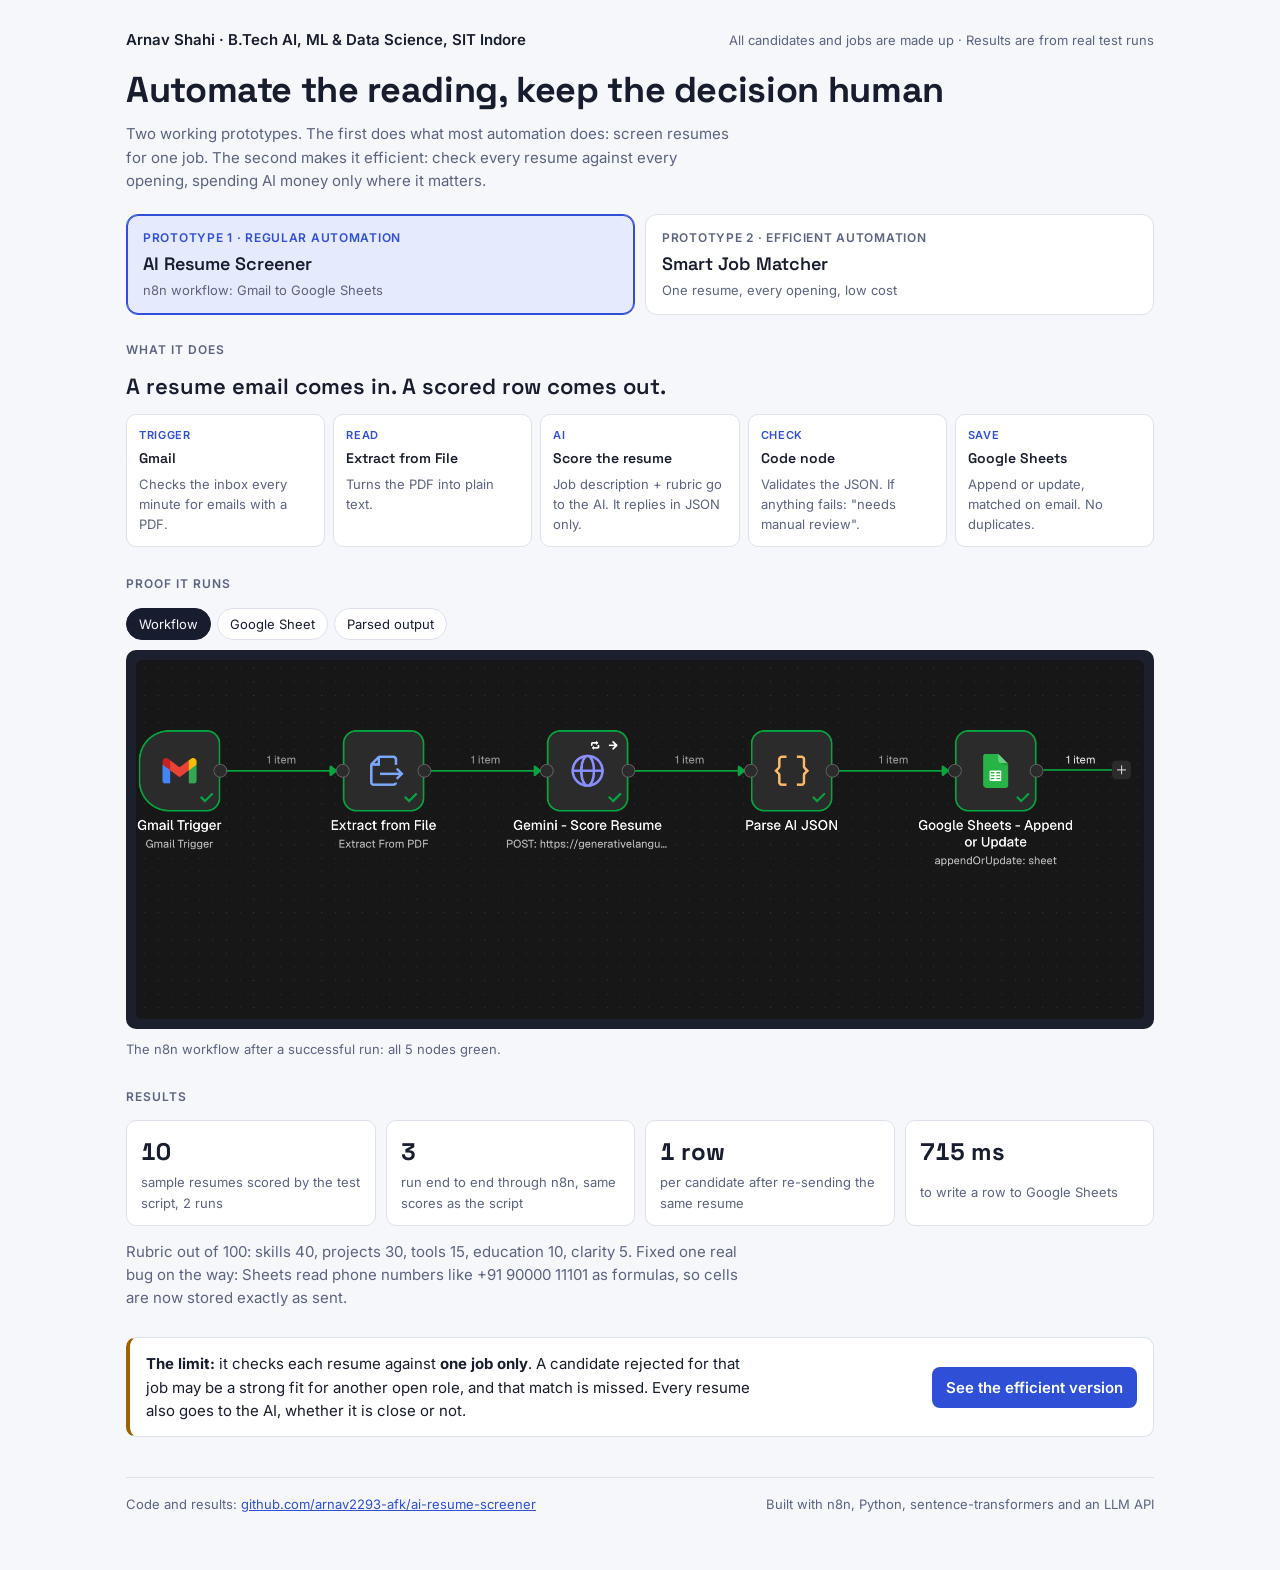
<file: index.html>
<!doctype html>
<html lang="en">
<head>
<meta charset="utf-8">
<meta name="viewport" content="width=device-width, initial-scale=1">
<title>Arnav's Hiring Prototypes</title>
<meta http-equiv="refresh" content="0; url=showcase/">
<link rel="canonical" href="https://arnav2293-afk.github.io/ai-resume-screener/showcase/">
</head>
<body>
<!-- GitHub Pages serves this repository. The demo page lives in showcase/. -->
<p>Redirecting to the <a href="showcase/">demo page</a>.</p>
</body>
</html>
</file>
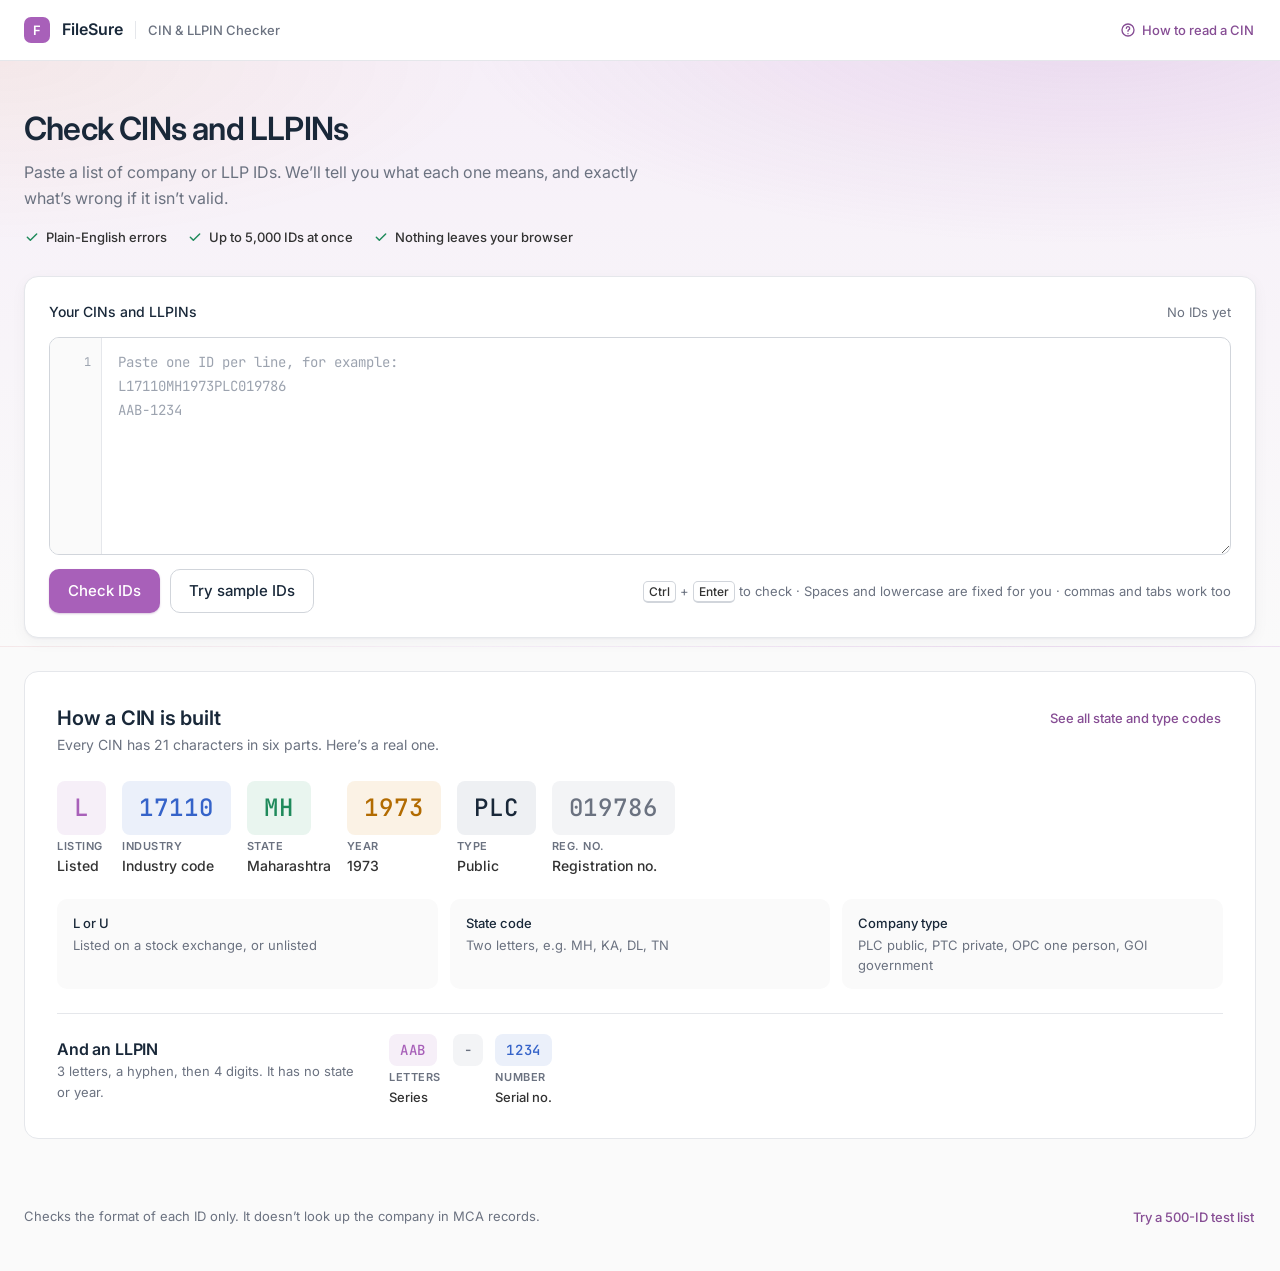
<file: cin-checker/index.html>
<!doctype html>
<html lang="en">
<head>
  <meta charset="utf-8">
  <meta name="viewport" content="width=device-width, initial-scale=1">
  <title>CIN & LLPIN Checker</title>
  <meta name="description" content="Paste a list of CINs and LLPINs to see which are valid, exactly what is wrong with the rest, and what each one means.">
  <meta name="theme-color" content="#ffffff">
  <link rel="icon" href="data:image/svg+xml,%3Csvg xmlns='http://www.w3.org/2000/svg' viewBox='0 0 32 32'%3E%3Crect width='32' height='32' rx='8' fill='%23a860b9'/%3E%3Cpath d='M9 16.5l4.5 4.5L23 11.5' stroke='white' stroke-width='3' fill='none' stroke-linecap='round' stroke-linejoin='round'/%3E%3C/svg%3E">
  <link rel="preconnect" href="https://fonts.googleapis.com">
  <link rel="preconnect" href="https://fonts.gstatic.com" crossorigin>
  <link href="https://fonts.googleapis.com/css2?family=Inter:wght@400;500;600&family=JetBrains+Mono:wght@400;500&display=swap" rel="stylesheet">
  <link rel="stylesheet" href="styles.css">
</head>
<body>
  <a class="skip-link" href="#ids">Skip to the input</a>

  <header class="topbar">
    <div class="topbar__inner">
      <span class="logo" aria-hidden="true">F</span>
      <span class="brand">FileSure</span>
      <span class="topbar__divider" aria-hidden="true"></span>
      <span class="topbar__app">CIN &amp; LLPIN Checker</span>
      <button class="link-btn topbar__help" type="button" data-open-help>
        <svg width="16" height="16" viewBox="0 0 24 24" fill="none" stroke="currentColor" stroke-width="2" stroke-linecap="round" stroke-linejoin="round" aria-hidden="true"><circle cx="12" cy="12" r="9"/><path d="M9.5 9.5a2.5 2.5 0 1 1 3.5 2.3c-.6.3-1 .9-1 1.6v.6"/><path d="M12 17.5h.01"/></svg>
        How to read a CIN
      </button>
    </div>
  </header>

  <div class="hero">
    <div class="hero__inner">
      <section class="intro">
        <h1>Check CINs and LLPINs</h1>
        <p>Paste a list of company or LLP IDs. We’ll tell you what each one means, and exactly what’s wrong if it isn’t valid.</p>
        <ul class="trust">
          <li><svg width="16" height="16" viewBox="0 0 24 24" fill="none" stroke="currentColor" stroke-width="2.2" stroke-linecap="round" stroke-linejoin="round" aria-hidden="true"><path d="M5 12.5l4.5 4.5L19 7.5"/></svg>Plain-English errors</li>
          <li><svg width="16" height="16" viewBox="0 0 24 24" fill="none" stroke="currentColor" stroke-width="2.2" stroke-linecap="round" stroke-linejoin="round" aria-hidden="true"><path d="M5 12.5l4.5 4.5L19 7.5"/></svg>Up to 5,000 IDs at once</li>
          <li><svg width="16" height="16" viewBox="0 0 24 24" fill="none" stroke="currentColor" stroke-width="2.2" stroke-linecap="round" stroke-linejoin="round" aria-hidden="true"><path d="M5 12.5l4.5 4.5L19 7.5"/></svg>Nothing leaves your browser</li>
        </ul>
      </section>

      <section class="card input-card" aria-labelledby="ids-label">
        <div class="input-card__head">
          <label id="ids-label" for="ids">Your CINs and LLPINs</label>
          <span class="muted" id="line-count" aria-live="polite">No IDs yet</span>
        </div>
        <div class="editor" id="editor">
          <div class="editor__gutter" id="gutter" aria-hidden="true"></div>
          <div class="editor__body">
            <div class="editor__backdrop" id="backdrop" aria-hidden="true"></div>
            <textarea id="ids" wrap="off" spellcheck="false" autocomplete="off" autocapitalize="characters"
              aria-describedby="ids-hint ids-error"
              placeholder="Paste one ID per line, for example:&#10;L17110MH1973PLC019786&#10;AAB-1234"></textarea>
          </div>
        </div>
        <p class="input-error" id="ids-error" role="alert" hidden></p>
        <div class="input-card__actions">
          <button class="btn btn--primary" type="button" id="check-btn">Check IDs</button>
          <button class="btn btn--secondary" type="button" id="sample-btn">Try sample IDs</button>
          <button class="btn btn--ghost" type="button" id="clear-btn" hidden>Clear</button>
          <p class="input-card__hint muted" id="ids-hint">
            <span class="hide-sm"><kbd>Ctrl</kbd> + <kbd>Enter</kbd> to check ·</span>
            Spaces and lowercase are fixed for you · commas and tabs work too
          </p>
        </div>
      </section>
    </div>
  </div>

  <main class="page">
    <!-- Shown before anything is checked -->
    <section class="card anatomy" id="empty-state" aria-labelledby="anatomy-title">
      <div class="anatomy__head">
        <div>
          <h2 id="anatomy-title">How a CIN is built</h2>
          <p class="muted">Every CIN has 21 characters in six parts. Here’s a real one.</p>
        </div>
        <button class="link-btn" type="button" data-open-help>See all state and type codes</button>
      </div>
      <div class="segs segs--big" id="anatomy-cin"></div>
      <div class="anatomy__facts">
        <div><strong>L or U</strong><span>Listed on a stock exchange, or unlisted</span></div>
        <div><strong>State code</strong><span>Two letters, e.g. MH, KA, DL, TN</span></div>
        <div><strong>Company type</strong><span>PLC public, PTC private, OPC one person, GOI government</span></div>
      </div>
      <div class="anatomy__llp">
        <div>
          <h3>And an LLPIN</h3>
          <p class="muted">3 letters, a hyphen, then 4 digits. It has no state or year.</p>
        </div>
        <div class="segs" id="anatomy-llp"></div>
      </div>
    </section>

    <!-- Shown after a check -->
    <section class="results" id="results" hidden aria-labelledby="results-title">
      <div class="results__head">
        <div>
          <h2 id="results-title">Results</h2>
          <p class="muted" id="results-sub" aria-live="polite"></p>
        </div>
        <div class="results__actions">
          <button class="btn btn--secondary" type="button" id="copy-invalid-btn">Copy invalid IDs</button>
          <button class="btn btn--primary" type="button" id="export-btn">
            <svg width="18" height="18" viewBox="0 0 24 24" fill="none" stroke="currentColor" stroke-width="2" stroke-linecap="round" stroke-linejoin="round" aria-hidden="true"><path d="M12 4v11m0 0-4-4m4 4 4-4M5 20h14"/></svg>
            <span id="export-label">Export CSV</span>
          </button>
        </div>
      </div>

      <div class="tiles" id="tiles"></div>

      <div class="notice notice--fix" id="fix-notice" hidden></div>
      <div class="notice" id="notice" hidden></div>

      <div class="toolbar">
        <div class="chips" id="chips" role="group" aria-label="Filter results"></div>
        <div class="toolbar__right">
          <label class="search">
            <span class="sr-only">Search results</span>
            <svg aria-hidden="true" width="16" height="16" viewBox="0 0 24 24" fill="none" stroke="currentColor" stroke-width="2" stroke-linecap="round"><circle cx="11" cy="11" r="7"/><path d="m20 20-3.5-3.5"/></svg>
            <input type="search" id="search" placeholder="Search ID, state or type">
          </label>
          <label class="select">
            <span class="sr-only">Sort</span>
            <select id="sort">
              <option value="problems">Problems first</option>
              <option value="input">Order pasted</option>
              <option value="az">ID A–Z</option>
            </select>
          </label>
        </div>
      </div>

      <div class="table-wrap card">
        <table class="table" id="table">
          <thead>
            <tr>
              <th scope="col" class="col-line">Line</th>
              <th scope="col" class="col-id">ID</th>
              <th scope="col" class="col-status">Status</th>
              <th scope="col">Kind</th>
              <th scope="col">Listed</th>
              <th scope="col">State</th>
              <th scope="col" class="col-year">Year</th>
              <th scope="col">Type</th>
              <th scope="col" class="col-details">Details</th>
              <th scope="col" class="col-toggle"><span class="sr-only">Breakdown</span></th>
            </tr>
          </thead>
          <tbody id="tbody"></tbody>
        </table>
        <div class="table-empty" id="table-empty" hidden></div>
      </div>
      <div class="pager" id="pager"></div>
    </section>
  </main>

  <footer class="footer muted">
    <span>Checks the format of each ID only. It doesn’t look up the company in MCA records.</span>
    <button type="button" class="link-btn" data-load-500>Try a 500-ID test list</button>
  </footer>

  <dialog class="help" id="help" aria-labelledby="help-title">
    <div class="help__head">
      <h2 id="help-title">How to read a CIN</h2>
      <button class="icon-btn" type="button" data-close-help aria-label="Close">
        <svg width="20" height="20" viewBox="0 0 24 24" fill="none" stroke="currentColor" stroke-width="2" stroke-linecap="round"><path d="M18 6 6 18M6 6l12 12"/></svg>
      </button>
    </div>
    <p class="muted">A CIN (Corporate Identity Number) is 21 characters. Each part means something:</p>
    <div class="segs segs--big" id="help-cin"></div>
    <h3>Company type codes <span class="muted">(characters 13–15)</span></h3>
    <dl class="codes" id="help-types"></dl>
    <h3>State codes <span class="muted">(characters 7–8)</span></h3>
    <dl class="codes codes--states" id="help-states"></dl>
    <h3>LLPIN</h3>
    <p class="muted">An LLPIN (LLP Identification Number) is 3 letters, a hyphen and 4 digits, like AAB-1234. It doesn’t include a state or year.</p>
  </dialog>

  <div class="toast" id="toast" role="status" aria-live="polite" hidden></div>

  <script src="validator.js"></script>
  <script src="app.js"></script>
</body>
</html>
</file>
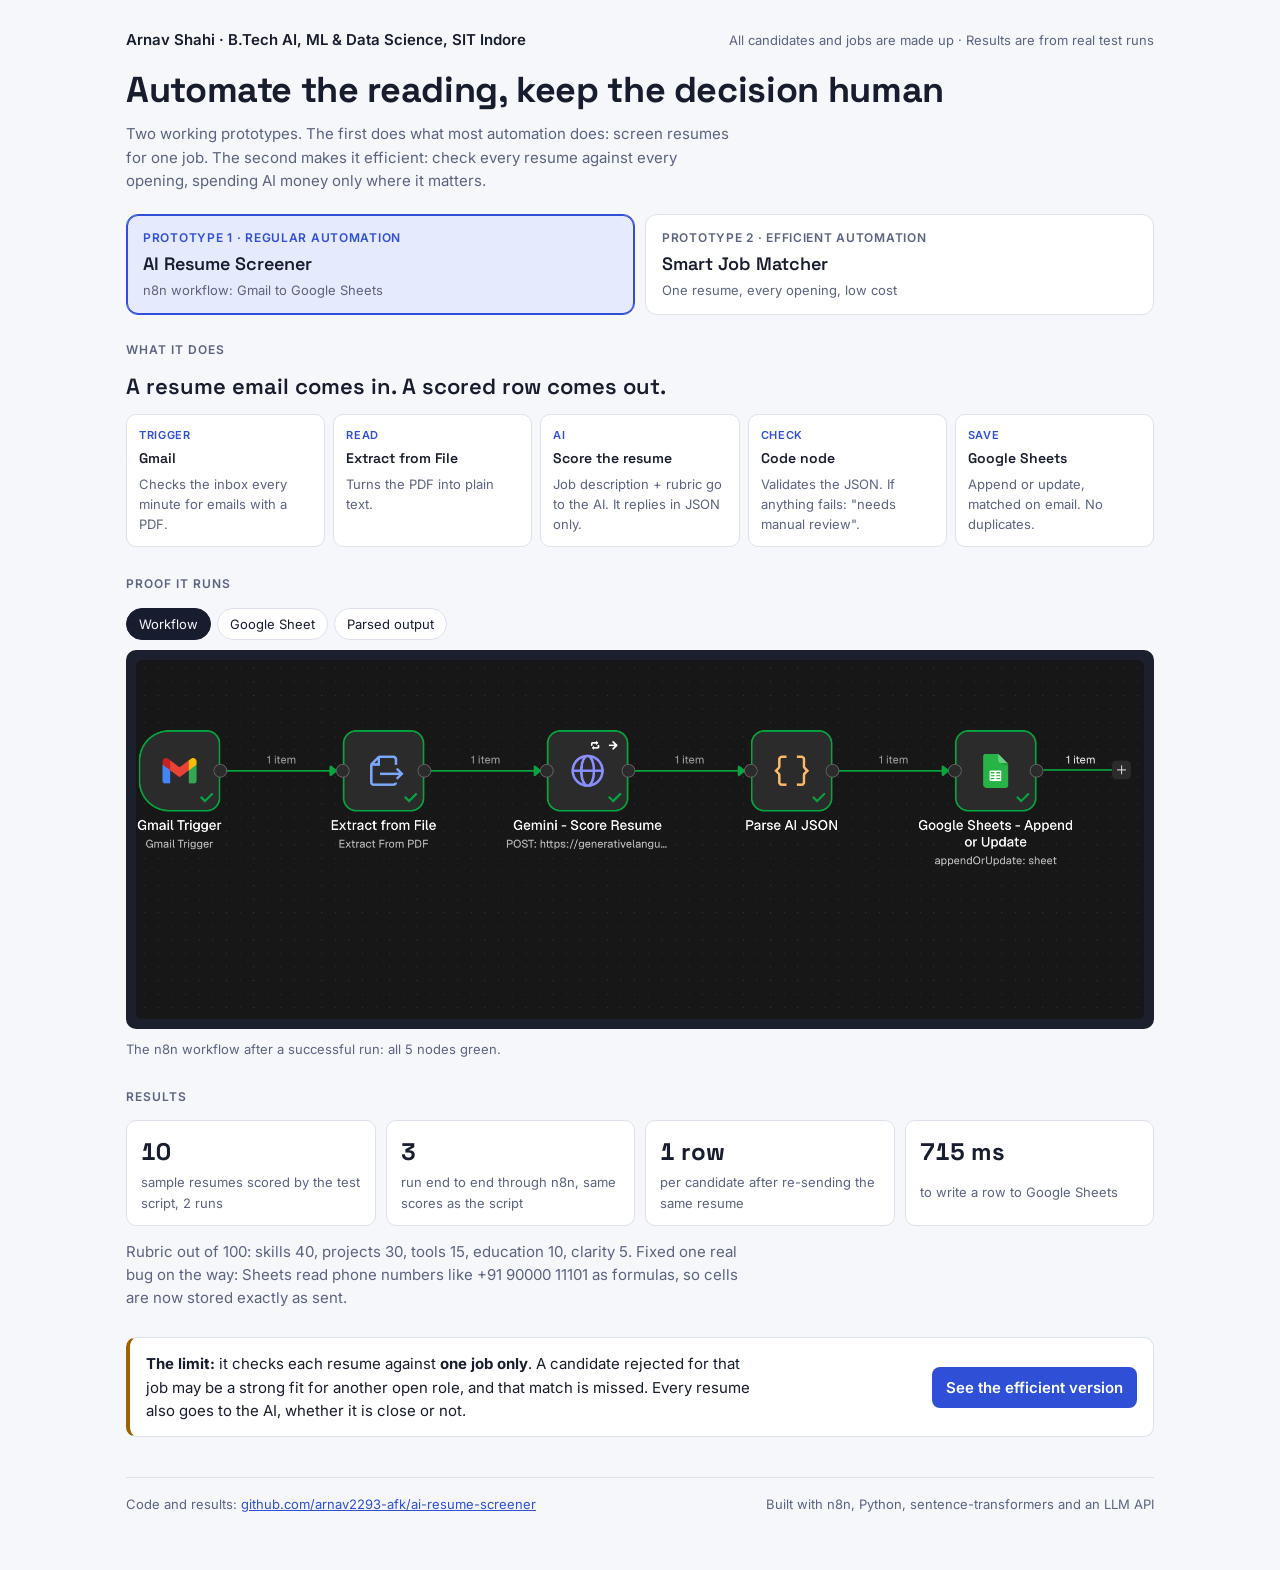
<file: showcase/index.html>
<!doctype html>
<html lang="en">
<head>
<meta charset="utf-8">
<meta name="viewport" content="width=device-width, initial-scale=1, viewport-fit=cover">
<title>Arnav&#x27;s Hiring Prototypes</title>
<meta name="description" content="Two working AI hiring prototypes: an n8n workflow that screens resumes from Gmail into Google Sheets, and a Smart Job Matcher that checks every resume against every open job at low cost.">
<meta name="theme-color" content="#2f4fd6">
<meta property="og:type" content="website">
<meta property="og:title" content="Arnav&#x27;s Hiring Prototypes">
<meta property="og:description" content="Two working AI hiring prototypes: an n8n workflow that screens resumes from Gmail into Google Sheets, and a Smart Job Matcher that checks every resume against every open job at low cost.">
<meta property="og:url" content="https://arnav2293-afk.github.io/ai-resume-screener/showcase/">
<meta property="og:image" content="https://arnav2293-afk.github.io/ai-resume-screener/docs/screenshots/02_google_sheet.png">
<link rel="icon" href="data:image/svg+xml,%3Csvg xmlns='http://www.w3.org/2000/svg' viewBox='0 0 64 64'%3E%3Crect width='64' height='64' rx='14' fill='%232f4fd6'/%3E%3Ctext x='32' y='42' font-size='26' font-family='Arial' font-weight='700' text-anchor='middle' fill='white'%3EAI%3C/text%3E%3C/svg%3E">
<link rel="preconnect" href="https://fonts.gstatic.com" crossorigin>
<link rel="preconnect" href="https://fonts.googleapis.com">
<link rel="stylesheet" href="https://fonts.googleapis.com/css2?family=Inter:wght@400;500;600&family=Space+Grotesk:wght@500;600;700&family=JetBrains+Mono:wght@500&display=swap">
<style>
/* Layout: a single reading column with a two-step story (tab 1 = regular automation, tab 2 = efficient automation); the matcher demo is a list-and-detail tool. */
:root {
  --bg: #f6f7fb;
  --surface: #ffffff;
  --sunken: #eef0f7;
  --line: #dde1ec;
  --fg: #171c2e;
  --muted: #5b6380;
  --accent: #2f4fd6;
  --accent-soft: #e6eafd;
  --good: #137a4b; --good-soft: #def4e9;
  --warn: #9a6400; --warn-soft: #fbefd5;
  --bad: #b3283a; --bad-soft: #fbe3e6;
  --bar: #2f4fd6;
  --font-display: "Space Grotesk", "Segoe UI", system-ui, sans-serif;
  --font-body: "Inter", system-ui, -apple-system, "Segoe UI", sans-serif;
  --font-mono: "JetBrains Mono", ui-monospace, Menlo, monospace;
  --radius: 12px;
}
@media (prefers-color-scheme: dark) { :root:not([data-theme="light"]) {
  --bg: #0f1220; --surface: #171b2c; --sunken: #1e2337; --line: #2c3250; --fg: #e9ecf7; --muted: #a2a9c4;
  --accent: #8ea2ff; --accent-soft: #232b52; --good: #5fd39b; --good-soft: #163527; --warn: #f0be5c; --warn-soft: #3a2f14;
  --bad: #ff8a98; --bad-soft: #3d1c23; --bar: #8ea2ff; color-scheme: dark } }
:root[data-theme="dark"] {
  --bg: #0f1220; --surface: #171b2c; --sunken: #1e2337; --line: #2c3250; --fg: #e9ecf7; --muted: #a2a9c4;
  --accent: #8ea2ff; --accent-soft: #232b52; --good: #5fd39b; --good-soft: #163527; --warn: #f0be5c; --warn-soft: #3a2f14;
  --bad: #ff8a98; --bad-soft: #3d1c23; --bar: #8ea2ff; color-scheme: dark }

* { box-sizing: border-box; }
[hidden] { display: none !important; }
body { background: var(--bg); color: var(--fg); font-family: var(--font-body); font-size: 15px; line-height: 1.55; margin: 0; }
.wrap { max-width: 1060px; margin: 0 auto; padding-left: max(16px, env(safe-area-inset-left, 0px)); padding-right: max(16px, env(safe-area-inset-right, 0px)); padding-block: 28px 56px; }
h1, h2, h3 { font-family: var(--font-display); text-wrap: balance; margin: 0; line-height: 1.2; }
h1 { font-size: clamp(26px, 4vw, 36px); font-weight: 700; letter-spacing: -0.01em; }
h2 { font-size: 22px; font-weight: 600; }
h3 { font-size: 16px; font-weight: 600; }
p { margin: 0; max-width: 68ch; }
.muted { color: var(--muted); }
.eyebrow { font-size: 12px; font-weight: 600; letter-spacing: 0.08em; text-transform: uppercase; color: var(--muted); }
.mono { font-family: var(--font-mono); font-size: 0.9em; }
.num { font-variant-numeric: tabular-nums; }
a { color: var(--accent); }
:focus-visible { outline: 2px solid var(--accent); outline-offset: 2px; }
@media (prefers-reduced-motion: no-preference) { .fade { animation: fade .25s ease-out; } @keyframes fade { from { opacity: .4 } to { opacity: 1 } } }

/* header */
.top { display: flex; flex-wrap: wrap; justify-content: space-between; gap: 12px; align-items: baseline; margin-bottom: 18px; }
.who { font-weight: 600; }
.note { font-size: 13px; color: var(--muted); }
.intro { display: grid; gap: 10px; margin-bottom: 22px; }

/* tabs */
.tabs { display: grid; grid-template-columns: 1fr 1fr; gap: 10px; margin-bottom: 26px; }
.tab { text-align: left; border: 1px solid var(--line); background: var(--surface); color: var(--fg); border-radius: var(--radius); padding: 14px 16px; cursor: pointer; display: grid; gap: 2px; font: inherit; }
.tab .t-label { font-size: 12px; font-weight: 600; letter-spacing: .06em; text-transform: uppercase; color: var(--muted); }
.tab .t-name { font-family: var(--font-display); font-size: 18px; font-weight: 600; }
.tab .t-sub { font-size: 13px; color: var(--muted); }
.tab[aria-selected="true"] { border-color: var(--accent); box-shadow: inset 0 0 0 1px var(--accent); background: var(--accent-soft); }
.tab[aria-selected="true"] .t-label { color: var(--accent); }

section.panel { display: grid; gap: 28px; }
section.panel > *, .block > *, .pool > * { min-width: 0; } /* let blocks shrink on phones (e.g. the long job dropdown) */
.block { display: grid; gap: 14px; }

/* flow strip */
.flow { display: flex; flex-wrap: wrap; gap: 8px; align-items: stretch; }
.step { flex: 1 1 150px; min-width: 0; background: var(--surface); border: 1px solid var(--line); border-radius: 10px; padding: 12px; display: grid; gap: 4px; align-content: start; }
.step b { font-family: var(--font-display); font-weight: 600; font-size: 14px; }
.step span { font-size: 13px; color: var(--muted); }
.step .k { font-size: 11px; font-weight: 600; letter-spacing: .06em; text-transform: uppercase; color: var(--accent); }
.step.free { border-style: dashed; }

/* stats */
.stats { display: grid; grid-template-columns: repeat(auto-fit, minmax(170px, 1fr)); gap: 10px; }
.stat { background: var(--surface); border: 1px solid var(--line); border-radius: 10px; padding: 12px 14px; display: grid; gap: 2px; }
.stat .v { font-family: var(--font-display); font-size: 24px; font-weight: 700; font-variant-numeric: tabular-nums; }
.stat .l { font-size: 13px; color: var(--muted); }

/* screenshots */
.shots { display: grid; gap: 10px; }
.shot-tabs { display: flex; flex-wrap: wrap; gap: 6px; }
.chip { border: 1px solid var(--line); background: var(--surface); color: var(--fg); border-radius: 999px; padding: 5px 12px; font: inherit; font-size: 13px; cursor: pointer; }
.chip[aria-pressed="true"] { background: var(--fg); color: var(--bg); border-color: var(--fg); }
.shot-frame { background: #1b1f2e; border-radius: 10px; padding: 10px; overflow-x: auto; }
.shot-frame img { display: block; max-width: 100%; border-radius: 6px; margin: 0 auto; }
.caption { font-size: 13px; color: var(--muted); }

/* callout */
.callout { border: 1px solid var(--line); border-left: 4px solid var(--warn); background: var(--surface); border-radius: 10px; padding: 14px 16px; display: flex; flex-wrap: wrap; gap: 12px; align-items: center; justify-content: space-between; }
.callout p { flex: 1 1 380px; }
.btn { border: 0; background: var(--accent); color: #fff; font: inherit; font-weight: 600; border-radius: 8px; padding: 9px 14px; cursor: pointer; }
:root[data-theme="dark"] .btn { color: #0f1220; }
@media (prefers-color-scheme: dark) { :root:not([data-theme="light"]) .btn { color: #0f1220; } }

/* principles */
.principles { display: grid; grid-template-columns: repeat(auto-fit, minmax(210px, 1fr)); gap: 10px; }
.pr { background: var(--surface); border: 1px solid var(--line); border-radius: 10px; padding: 14px; display: grid; gap: 4px; align-content: start; }
.pr .k { font-size: 12px; font-weight: 600; letter-spacing: .06em; text-transform: uppercase; color: var(--accent); }
.pr b { font-family: var(--font-display); font-size: 17px; font-weight: 600; }
.pr span { font-size: 13.5px; color: var(--muted); }

/* demo */
.demo { display: grid; grid-template-columns: 230px 1fr; gap: 14px; background: var(--surface); border: 1px solid var(--line); border-radius: var(--radius); padding: 14px; }
@media (max-width: 720px) { .demo { grid-template-columns: 1fr; } }
.people { display: grid; gap: 4px; align-content: start; }
.person { text-align: left; border: 1px solid transparent; background: transparent; color: var(--fg); font: inherit; border-radius: 8px; padding: 8px 10px; cursor: pointer; display: flex; justify-content: space-between; gap: 8px; align-items: center; }
.person:hover { background: var(--sunken); }
.person[aria-selected="true"] { background: var(--accent-soft); border-color: var(--accent); }
.person small { color: var(--muted); font-size: 12px; white-space: nowrap; }
.dot { width: 8px; height: 8px; border-radius: 50%; background: var(--good); flex: none; }
.dot.same { background: var(--line); }
@media (max-width: 720px) { .people { grid-template-columns: repeat(auto-fill, minmax(150px, 1fr)); } }
.detail { min-width: 0; display: grid; gap: 12px; align-content: start; }
.detail-head { display: flex; flex-wrap: wrap; justify-content: space-between; gap: 8px; align-items: baseline; }
.applied { font-size: 13.5px; color: var(--muted); }
.banner { border-radius: 8px; padding: 10px 12px; font-size: 14px; background: var(--good-soft); color: var(--good); font-weight: 500; }
.banner.neutral { background: var(--sunken); color: var(--muted); }
.jobrow { border: 1px solid var(--line); border-radius: 10px; padding: 12px; display: grid; gap: 8px; }
.jobrow.best { border-color: var(--good); box-shadow: inset 0 0 0 1px var(--good); }
.jr-top { display: flex; flex-wrap: wrap; gap: 8px; justify-content: space-between; align-items: center; }
.jr-title { font-weight: 600; }
.jr-code { color: var(--muted); }
.score { display: flex; gap: 8px; align-items: center; }
.score .n { font-family: var(--font-display); font-size: 22px; font-weight: 700; font-variant-numeric: tabular-nums; min-width: 2ch; text-align: right; }
.badge { font-size: 12px; font-weight: 600; border-radius: 999px; padding: 3px 9px; }
.b-Shortlist { background: var(--good-soft); color: var(--good); }
.b-Maybe { background: var(--warn-soft); color: var(--warn); }
.b-Reject { background: var(--bad-soft); color: var(--bad); }
.b-best { background: var(--good); color: var(--surface); }
.simline { display: grid; grid-template-columns: 110px 1fr 44px; gap: 8px; align-items: center; font-size: 12.5px; color: var(--muted); }
.track { height: 6px; background: var(--sunken); border-radius: 6px; overflow: hidden; }
.track i { display: block; height: 100%; background: var(--bar); border-radius: 6px; }
.reason { font-size: 13.5px; }

/* pool */
.pool { background: var(--surface); border: 1px solid var(--line); border-radius: var(--radius); padding: 14px; display: grid; gap: 12px; }
.pool-head { display: flex; flex-wrap: wrap; gap: 10px; align-items: center; }
select { font: inherit; padding: 7px 10px; border-radius: 8px; border: 1px solid var(--line); background: var(--surface); color: var(--fg); max-width: 100%; min-width: 0; }
.cand { display: grid; grid-template-columns: 140px 1fr 44px; gap: 10px; align-items: center; font-size: 14px; }
.cand.weak { opacity: .45; }
.thresh { font-size: 12.5px; color: var(--muted); }

/* cost table */
.tablewrap { overflow-x: auto; }
table { border-collapse: collapse; width: 100%; font-size: 14px; background: var(--surface); border: 1px solid var(--line); border-radius: 10px; overflow: hidden; }
th, td { text-align: left; padding: 9px 12px; border-bottom: 1px solid var(--line); vertical-align: top; }
th { font-size: 12px; letter-spacing: .05em; text-transform: uppercase; color: var(--muted); background: var(--sunken); font-weight: 600; }
tr:last-child td { border-bottom: 0; }
td.r { text-align: right; font-variant-numeric: tabular-nums; white-space: nowrap; }

.two { display: grid; grid-template-columns: 1fr 1fr; gap: 14px; }
@media (max-width: 720px) { .two { grid-template-columns: 1fr; } }
ul.plain { margin: 0; padding-left: 18px; display: grid; gap: 6px; }
footer { margin-top: 40px; padding-top: 16px; border-top: 1px solid var(--line); font-size: 13px; color: var(--muted); display: flex; flex-wrap: wrap; gap: 8px 18px; justify-content: space-between; }
</style>
</head>
<body>

<div class="wrap">
  <div class="top">
    <span class="who">Arnav Shahi · B.Tech AI, ML &amp; Data Science, SIT Indore</span>
    <span class="note">All candidates and jobs are made up · Results are from real test runs</span>
  </div>

  <div class="intro">
    <h1>Automate the reading, keep the decision human</h1>
    <p class="muted">Two working prototypes. The first does what most automation does: screen resumes for one job. The second makes it efficient: check every resume against every opening, spending AI money only where it matters.</p>
  </div>

  <div class="tabs" role="tablist" aria-label="Prototypes">
    <button class="tab" role="tab" id="tab-screener" aria-controls="p-screener" data-view="screener">
      <span class="t-label">Prototype 1 · Regular automation</span>
      <span class="t-name">AI Resume Screener</span>
      <span class="t-sub">n8n workflow: Gmail to Google Sheets</span>
    </button>
    <button class="tab" role="tab" id="tab-matcher" aria-controls="p-matcher" data-view="matcher">
      <span class="t-label">Prototype 2 · Efficient automation</span>
      <span class="t-name">Smart Job Matcher</span>
      <span class="t-sub">One resume, every opening, low cost</span>
    </button>
  </div>

  <!-- ===================== PROTOTYPE 1 ===================== -->
  <section class="panel fade" id="p-screener" role="tabpanel" aria-labelledby="tab-screener">
    <div class="block">
      <span class="eyebrow">What it does</span>
      <h2>A resume email comes in. A scored row comes out.</h2>
      <div class="flow">
        <div class="step"><span class="k">Trigger</span><b>Gmail</b><span>Checks the inbox every minute for emails with a PDF.</span></div>
        <div class="step"><span class="k">Read</span><b>Extract from File</b><span>Turns the PDF into plain text.</span></div>
        <div class="step"><span class="k">AI</span><b>Score the resume</b><span>Job description + rubric go to the AI. It replies in JSON only.</span></div>
        <div class="step"><span class="k">Check</span><b>Code node</b><span>Validates the JSON. If anything fails: "needs manual review".</span></div>
        <div class="step"><span class="k">Save</span><b>Google Sheets</b><span>Append or update, matched on email. No duplicates.</span></div>
      </div>
    </div>

    <div class="block">
      <span class="eyebrow">Proof it runs</span>
      <div class="shots">
        <div class="shot-tabs" id="shotTabs"></div>
        <div class="shot-frame"><img id="shotImg" alt=""></div>
        <p class="caption" id="shotCap"></p>
      </div>
    </div>

    <div class="block">
      <span class="eyebrow">Results</span>
      <div class="stats">
        <div class="stat"><span class="v">10</span><span class="l">sample resumes scored by the test script, 2 runs</span></div>
        <div class="stat"><span class="v">3</span><span class="l">run end to end through n8n, same scores as the script</span></div>
        <div class="stat"><span class="v">1 row</span><span class="l">per candidate after re-sending the same resume</span></div>
        <div class="stat"><span class="v">715 ms</span><span class="l">to write a row to Google Sheets</span></div>
      </div>
      <p class="muted">Rubric out of 100: skills 40, projects 30, tools 15, education 10, clarity 5. Fixed one real bug on the way: Sheets read phone numbers like +91 90000 11101 as formulas, so cells are now stored exactly as sent.</p>
    </div>

    <div class="callout">
      <p><b>The limit:</b> it checks each resume against <b>one job only</b>. A candidate rejected for that job may be a strong fit for another open role, and that match is missed. Every resume also goes to the AI, whether it is close or not.</p>
      <button class="btn" type="button" data-go="matcher">See the efficient version</button>
    </div>
  </section>

  <!-- ===================== PROTOTYPE 2 ===================== -->
  <section class="panel fade" id="p-matcher" role="tabpanel" aria-labelledby="tab-matcher" hidden>
    <div class="block">
      <span class="eyebrow">The principles</span>
      <h2>Same goal, smarter way: automate only the part that saves time and money</h2>
      <div class="principles">
        <div class="pr"><span class="k">Time saving</span><b>Every opening at once</b><span>Each resume is checked against all 15 open jobs, not just the one it was sent for.</span></div>
        <div class="pr"><span class="k">Cost saving</span><b>AI scores only 3 jobs</b><span>30 AI calls instead of 150. About ₹0.02 per resume, measured.</span></div>
        <div class="pr"><span class="k">Efficient</span><b>Free step first</b><span>A small model on our own computer shortlists by meaning. No data leaves, no cost.</span></div>
        <div class="pr"><span class="k">Human decides</span><b>The recruiter makes the call</b><span>Code applies the 75 cut-off the same way every time. People choose who moves forward.</span></div>
      </div>
    </div>

    <div class="block">
      <span class="eyebrow">How it works</span>
      <div class="flow">
        <div class="step"><span class="k">Step 1</span><b>New resume</b><span>Arrives by email or upload.</span></div>
        <div class="step free"><span class="k">Step 2 · free</span><b>Shortlist</b><span>Embeddings compare it with every job. Keep the top 3.</span></div>
        <div class="step"><span class="k">Step 3 · paid, small</span><b>AI scores 3</b><span>Rubric score and a one-line reason for each.</span></div>
        <div class="step"><span class="k">Step 4</span><b>Recruiter decides</b><span>75+ Shortlist, 50 to 74 Maybe, below 50 Reject.</span></div>
      </div>
    </div>

    <div class="block">
      <span class="eyebrow">Try it · real results, 24 Nov 2026</span>
      <h2 id="summaryLine"></h2>
      <div class="demo">
        <div class="people" id="people" role="listbox" aria-label="Candidates"></div>
        <div class="detail fade" id="detail" aria-live="polite"></div>
      </div>
    </div>

    <div class="block">
      <span class="eyebrow">Also built in n8n · run in n8n Cloud, 24 Nov 2026</span>
      <h2>The same matcher as an 8-node n8n workflow</h2>
      <p class="muted">Gmail and PDF text work as in Prototype 1. One free Gemini embeddings call compares the resume with all 15 jobs, a Code node keeps the top 3, the AI scores only those 3, and another Code node applies the cut-off and writes one row per candidate to Google Sheets.</p>
      <div class="shot-frame"><img src="../docs/screenshots/06_matcher_workflow_run.png" alt="Smart Job Matcher in n8n: all 8 nodes green, 1 item in and 3 items after the free shortlist" loading="lazy"></div>
      <p class="caption">After a run: one resume goes in, the free shortlist sends 3 jobs to the AI, and one row comes out.</p>
      <div class="shot-frame"><img src="../docs/screenshots/07_matcher_job_matches_row.png" alt="Job Matches sheet row: best match Accounts and Taxation Executive, score 95, flagged for manual review" loading="lazy"></div>
      <p class="caption">A real run where the free tier returned a 503 error for one of the 3 AI calls. The candidate was not lost: the row still arrived with the best match (95) and was flagged for manual review.</p>
    </div>

    <div class="block">
      <span class="eyebrow">Idea 2 · Talent pool rediscovery</span>
      <h2>A new job opens. Search people you already have first.</h2>
      <div class="pool">
        <div class="pool-head">
          <label for="jobPick">New opening</label>
          <select id="jobPick"></select>
          <span class="thresh">Free: no AI call. Suggests someone only if similarity is 0.45 or more.</span>
        </div>
        <div id="poolOut" class="fade" aria-live="polite"></div>
      </div>
    </div>

    <div class="two">
      <div class="block">
        <span class="eyebrow">Cost, measured in the test run</span>
        <div class="tablewrap"><table>
          <tbody>
            <tr><td>AI calls</td><td class="r"><b>30</b> instead of 150</td></tr>
            <tr><td>AI calls saved</td><td class="r">80%</td></tr>
            <tr><td>Tokens</td><td class="r">17,951 in · 1,554 out</td></tr>
            <tr><td>Cost at Claude Haiku 5.5 prices</td><td class="r">$0.0026 total</td></tr>
            <tr><td>Per resume</td><td class="r"><b>about ₹0.02</b></td></tr>
            <tr><td>Shortlist step</td><td class="r">₹0, runs locally</td></tr>
          </tbody>
        </table></div>
        <p class="caption">Haiku 5.5 list price: $0.10 in, $0.50 out per million tokens. Rupees at an assumed ₹88 per USD. Token counts are from Gemini; Claude counts slightly differently and thinks before answering, so ₹0.15 per resume is a safe upper estimate.</p>
      </div>
      <div class="block">
        <span class="eyebrow">Honest limits and next steps</span>
        <ul class="plain">
          <li>Small test: 10 made-up resumes, 15 made-up jobs.</li>
          <li>To trust it: compare its picks with recruiters' picks on past, closed roles.</li>
          <li>Add keyword search (BM25) to catch exact terms like NISM or GST, as in my Ask Your PDF project.</li>
          <li>Real candidate data goes to a paid AI tier or a local model, never a free tier.</li>
          <li>The same pattern fits other documents, such as contracts or invoices: read, extract, check, and a person decides.</li>
        </ul>
      </div>
    </div>
  </section>

  <footer>
    <span>Code and results: <a href="https://github.com/arnav2293-afk/ai-resume-screener" target="_blank" rel="noopener">github.com/arnav2293-afk/ai-resume-screener</a></span>
    <span>Built with n8n, Python, sentence-transformers and an LLM API</span>
  </footer>
</div>

<script>
const DATA = {"applied_for": "JOB-01", "n_jobs": 15, "jobs": {"JOB-01": {"job_code": "JOB-01", "title": "AI Intern - Workflow Automation"}, "JOB-02": {"job_code": "JOB-02", "title": "Junior Data Analyst"}, "JOB-03": {"job_code": "JOB-03", "title": "Machine Learning Engineer Intern"}, "JOB-04": {"job_code": "JOB-04", "title": "Frontend Web Developer Intern"}, "JOB-05": {"job_code": "JOB-05", "title": "Backend Python Developer"}, "JOB-06": {"job_code": "JOB-06", "title": "Accounts and Taxation Executive"}, "JOB-07": {"job_code": "JOB-07", "title": "Mechanical Design Engineer"}, "JOB-08": {"job_code": "JOB-08", "title": "Graphic Designer"}, "JOB-09": {"job_code": "JOB-09", "title": "Business Analyst - Operations"}, "JOB-10": {"job_code": "JOB-10", "title": "Relationship Manager - Wealth"}, "JOB-11": {"job_code": "JOB-11", "title": "Credit Analyst"}, "JOB-12": {"job_code": "JOB-12", "title": "Treasury Manager"}, "JOB-13": {"job_code": "JOB-13", "title": "Chief Financial Officer"}, "JOB-14": {"job_code": "JOB-14", "title": "Information Security Lead"}, "JOB-15": {"job_code": "JOB-15", "title": "Telegram and Chatbot Developer"}}, "candidates": [{"name": "Aarav Mehta", "top": [{"job_code": "JOB-01", "job_title": "AI Intern - Workflow Automation", "similarity": 0.761, "ai_score": 95, "reason": "The candidate has direct experience with n8n, Claude API, Python, and workflow automation matching all job requirements."}, {"job_code": "JOB-15", "job_title": "Telegram and Chatbot Developer", "similarity": 0.467, "ai_score": 85, "reason": "Strong match with required Python, REST APIs, and Git skills, alongside relevant bot and API integration experience."}, {"job_code": "JOB-03", "job_title": "Machine Learning Engineer Intern", "similarity": 0.434, "ai_score": 45, "reason": "The candidate has Python skills and LLM experience, but lacks required experience in PyTorch, scikit-learn, and Hugging Face Transformers for model training."}]}, {"name": "Diya Krishnan", "top": [{"job_code": "JOB-01", "job_title": "AI Intern - Workflow Automation", "similarity": 0.646, "ai_score": 92, "reason": "The candidate has strong direct experience with the required automation tools, LLM APIs, and Python."}, {"job_code": "JOB-02", "job_title": "Junior Data Analyst", "similarity": 0.489, "ai_score": 65, "reason": "The candidate has strong Python, pandas, and SQL skills along with relevant internship experience, but lacks experience with Power BI or Excel dashboards."}, {"job_code": "JOB-03", "job_title": "Machine Learning Engineer Intern", "similarity": 0.438, "ai_score": 45, "reason": "The candidate has Python skills but lacks core ML experience with PyTorch, scikit-learn, and Hugging Face Transformers required for the role."}]}, {"name": "Kabir Singh", "top": [{"job_code": "JOB-01", "job_title": "AI Intern - Workflow Automation", "similarity": 0.613, "ai_score": 92, "reason": "The candidate has strong direct experience with n8n, Zapier, Claude API, Python, and REST APIs matching all job requirements."}, {"job_code": "JOB-15", "job_title": "Telegram and Chatbot Developer", "similarity": 0.473, "ai_score": 85, "reason": "Strong Python, REST APIs, and Git skills combined with relevant automation and backend experience make this candidate a great fit."}, {"job_code": "JOB-05", "job_title": "Backend Python Developer", "similarity": 0.43, "ai_score": 85, "reason": "The candidate has strong Python, Flask, PostgreSQL, Git, and Linux skills that closely match the backend requirements."}]}, {"name": "Ananya Iyer", "top": [{"job_code": "JOB-03", "job_title": "Machine Learning Engineer Intern", "similarity": 0.659, "ai_score": 90, "reason": "The candidate has a strong match in required skills (Python, PyTorch, Hugging Face), relevant NLP research experience, and a fitting educational background."}, {"job_code": "JOB-01", "job_title": "AI Intern - Workflow Automation", "similarity": 0.527, "ai_score": 45, "reason": "The candidate has strong Python and ML skills but lacks experience with required workflow tools like n8n, Make, or Zapier."}, {"job_code": "JOB-02", "job_title": "Junior Data Analyst", "similarity": 0.4, "ai_score": 65, "reason": "The candidate has strong Python and SQL skills and a relevant degree, but lacks specific business dashboard experience like Power BI or Excel."}]}, {"name": "Rohan Desai", "top": [{"job_code": "JOB-04", "job_title": "Frontend Web Developer Intern", "similarity": 0.541, "ai_score": 95, "reason": "The candidate has all the required technical skills, relevant internship experience, and is pursuing a matching degree."}, {"job_code": "JOB-15", "job_title": "Telegram and Chatbot Developer", "similarity": 0.532, "ai_score": 65, "reason": "The candidate has basic Python, REST APIs, and Git, but lacks specific Telegram bot and BeautifulSoup experience."}, {"job_code": "JOB-01", "job_title": "AI Intern - Workflow Automation", "similarity": 0.495, "ai_score": 60, "reason": "The candidate has basic Python and REST API skills, but lacks required experience in workflow automation tools like n8n or Make."}]}, {"name": "Meera Nair", "top": [{"job_code": "JOB-02", "job_title": "Junior Data Analyst", "similarity": 0.584, "ai_score": 80, "reason": "The candidate has the required junior-level skills in Python, SQL, Power BI, and Excel, along with relevant projects and a matching business analytics background."}, {"job_code": "JOB-09", "job_title": "Business Analyst - Operations", "similarity": 0.543, "ai_score": 85, "reason": "The candidate has a direct background in business analytics, relevant internship experience with Google Sheets and Zapier, and skills in Excel and Power BI matching the job requirements."}, {"job_code": "JOB-06", "job_title": "Accounts and Taxation Executive", "similarity": 0.465, "ai_score": 35, "reason": "The candidate lacks experience with Tally ERP, GST returns, and core accounting, despite having basic Excel skills."}]}, {"name": "Arjun Reddy", "top": [{"job_code": "JOB-15", "job_title": "Telegram and Chatbot Developer", "similarity": 0.622, "ai_score": 85, "reason": "The candidate has strong Python, REST API, Git, BeautifulSoup, and Telegram bot experience that closely matches the job requirements."}, {"job_code": "JOB-01", "job_title": "AI Intern - Workflow Automation", "similarity": 0.576, "ai_score": 45, "reason": "The candidate lacks experience with automation tools like n8n and LLM APIs, making them a poor fit for the specific requirements."}, {"job_code": "JOB-05", "job_title": "Backend Python Developer", "similarity": 0.473, "ai_score": 85, "reason": "The candidate has strong Python, Django, REST API, Git, Linux, and data structures skills with relevant internship experience."}]}, {"name": "Priya Sharma", "top": [{"job_code": "JOB-06", "job_title": "Accounts and Taxation Executive", "similarity": 0.532, "ai_score": 85, "reason": "The candidate has a B.Com degree, required Tally ERP and GST filing skills, and relevant internship experience."}, {"job_code": "JOB-13", "job_title": "Chief Financial Officer", "similarity": 0.4, "ai_score": 15, "reason": "The candidate is a recent commerce graduate with internship experience, lacking the 15+ years of leadership and Chartered Accountant qualification required for the CFO role."}, {"job_code": "JOB-11", "job_title": "Credit Analyst", "similarity": 0.366, "ai_score": 35, "reason": "The candidate lacks the required CA or MBA Finance qualification and credit risk analysis experience."}]}, {"name": "Vikram Patel", "top": [{"job_code": "JOB-07", "job_title": "Mechanical Design Engineer", "similarity": 0.401, "ai_score": 85, "reason": "The candidate has the required B.E. Mechanical degree, proficiency in SolidWorks, AutoCAD, and CATIA, and relevant summer training in quality inspection."}, {"job_code": "JOB-08", "job_title": "Graphic Designer", "similarity": 0.266, "ai_score": 10, "reason": "The candidate has a mechanical engineering background with CAD skills and lacks the required graphic design tools and portfolio."}, {"job_code": "JOB-01", "job_title": "AI Intern - Workflow Automation", "similarity": 0.257, "ai_score": 10, "reason": "The candidate has a mechanical engineering background with no software development, AI, or workflow automation experience."}]}, {"name": "Sneha Gupta", "top": [{"job_code": "JOB-08", "job_title": "Graphic Designer", "similarity": 0.633, "ai_score": 85, "reason": "The candidate has all the required design skills, relevant freelance experience, and a matching degree."}, {"job_code": "JOB-07", "job_title": "Mechanical Design Engineer", "similarity": 0.357, "ai_score": 10, "reason": "The candidate has a fine arts degree and graphic design skills, lacking the required mechanical engineering background and CAD experience."}, {"job_code": "JOB-03", "job_title": "Machine Learning Engineer Intern", "similarity": 0.275, "ai_score": 0, "reason": "The candidate has a background in fine arts and graphic design with no machine learning, NLP, or programming skills."}]}], "pool": {"JOB-01": [{"name": "Aarav Mehta", "similarity": 0.761}, {"name": "Diya Krishnan", "similarity": 0.646}, {"name": "Kabir Singh", "similarity": 0.613}], "JOB-02": [{"name": "Meera Nair", "similarity": 0.584}, {"name": "Diya Krishnan", "similarity": 0.489}, {"name": "Ananya Iyer", "similarity": 0.4}], "JOB-03": [{"name": "Ananya Iyer", "similarity": 0.659}, {"name": "Diya Krishnan", "similarity": 0.438}, {"name": "Aarav Mehta", "similarity": 0.434}], "JOB-04": [{"name": "Rohan Desai", "similarity": 0.541}, {"name": "Arjun Reddy", "similarity": 0.339}, {"name": "Kabir Singh", "similarity": 0.313}], "JOB-05": [{"name": "Arjun Reddy", "similarity": 0.473}, {"name": "Diya Krishnan", "similarity": 0.436}, {"name": "Kabir Singh", "similarity": 0.43}], "JOB-06": [{"name": "Priya Sharma", "similarity": 0.532}, {"name": "Meera Nair", "similarity": 0.465}, {"name": "Diya Krishnan", "similarity": 0.406}], "JOB-07": [{"name": "Vikram Patel", "similarity": 0.401}, {"name": "Sneha Gupta", "similarity": 0.357}, {"name": "Diya Krishnan", "similarity": 0.293}], "JOB-08": [{"name": "Sneha Gupta", "similarity": 0.633}, {"name": "Diya Krishnan", "similarity": 0.289}, {"name": "Rohan Desai", "similarity": 0.276}], "JOB-09": [{"name": "Meera Nair", "similarity": 0.543}, {"name": "Aarav Mehta", "similarity": 0.434}, {"name": "Diya Krishnan", "similarity": 0.405}], "JOB-10": [{"name": "Priya Sharma", "similarity": 0.316}, {"name": "Sneha Gupta", "similarity": 0.257}, {"name": "Diya Krishnan", "similarity": 0.248}], "JOB-11": [{"name": "Priya Sharma", "similarity": 0.366}, {"name": "Meera Nair", "similarity": 0.288}, {"name": "Ananya Iyer", "similarity": 0.249}], "JOB-12": [{"name": "Priya Sharma", "similarity": 0.249}, {"name": "Rohan Desai", "similarity": 0.242}, {"name": "Diya Krishnan", "similarity": 0.238}], "JOB-13": [{"name": "Priya Sharma", "similarity": 0.4}, {"name": "Sneha Gupta", "similarity": 0.257}, {"name": "Arjun Reddy", "similarity": 0.24}], "JOB-14": [{"name": "Diya Krishnan", "similarity": 0.241}, {"name": "Meera Nair", "similarity": 0.225}, {"name": "Priya Sharma", "similarity": 0.222}], "JOB-15": [{"name": "Arjun Reddy", "similarity": 0.622}, {"name": "Rohan Desai", "similarity": 0.532}, {"name": "Kabir Singh", "similarity": 0.473}]}, "pool_min": 0.45};
const SHOTS = [{"label": "Workflow", "src": "../docs/screenshots/01_workflow.png", "caption": "The n8n workflow after a successful run: all 5 nodes green.", "alt": "n8n workflow with Gmail Trigger, Extract from File, Gemini, Parse AI JSON and Google Sheets nodes"}, {"label": "Google Sheet", "src": "../docs/screenshots/02_google_sheet.png", "caption": "The sheet the workflow filled: 95 Shortlist, 42 Reject, 5 Reject, each with a summary and skills.", "alt": "Google Sheet with three screened candidates"}, {"label": "Parsed output", "src": "../docs/screenshots/03_parsed_output.png", "caption": "What the Code node outputs for one candidate: clean fields ready for the sheet.", "alt": "Parse AI JSON node output for Aarav Mehta"}];

const $ = (s) => document.querySelector(s);
const esc = (s) => String(s).replace(/[&<>"]/g, c => ({"&":"&amp;","<":"&lt;",">":"&gt;",'"':"&quot;"}[c]));
const rec = (s) => s >= 75 ? "Shortlist" : s >= 50 ? "Maybe" : "Reject";

/* ---------- tabs with #screener / #matcher ---------- */
function show(view) {
  if (view !== "screener" && view !== "matcher") view = "screener";
  for (const v of ["screener", "matcher"]) {
    document.getElementById("p-" + v).hidden = v !== view;
    document.getElementById("tab-" + v).setAttribute("aria-selected", v === view);
  }
}
document.querySelectorAll("[data-view]").forEach(b => b.addEventListener("click", () => { location.hash = b.dataset.view; show(b.dataset.view); }));
document.querySelectorAll("[data-go]").forEach(b => b.addEventListener("click", () => { location.hash = b.dataset.go; show(b.dataset.go); window.scrollTo({ top: 0, behavior: "smooth" }); }));
window.addEventListener("hashchange", () => show(location.hash.slice(1)));
show(location.hash.slice(1));

/* ---------- screenshots ---------- */
function pickShot(i) {
  const s = SHOTS[i];
  $("#shotImg").src = s.src; $("#shotImg").alt = s.alt; $("#shotCap").textContent = s.caption;
  document.querySelectorAll("#shotTabs .chip").forEach((c, j) => c.setAttribute("aria-pressed", j === i));
}
SHOTS.forEach((s, i) => {
  const b = document.createElement("button");
  b.className = "chip"; b.type = "button"; b.textContent = s.label;
  b.addEventListener("click", () => pickShot(i));
  $("#shotTabs").appendChild(b);
});
pickShot(0);

/* ---------- matcher demo ---------- */
const APPLIED = DATA.applied_for;
const cands = DATA.candidates.map(c => {
  const scored = c.top.filter(t => t.ai_score !== null);
  const best = scored.reduce((a, b) => (b.ai_score > (a ? a.ai_score : -1) ? b : a), null);
  const applied = c.top.find(t => t.job_code === APPLIED);
  const better = best && best.job_code !== APPLIED && best.ai_score >= 75;
  return { ...c, best, applied, better };
});
const nBetter = cands.filter(c => c.better).length;
$("#summaryLine").textContent = `${nBetter} of ${cands.length} candidates fit a different opening better than the one they applied for`;

function renderDetail(c) {
  const appliedTxt = c.applied
    ? `Applied for ${esc(DATA.jobs[APPLIED].title)}: scored <b class="num">${c.applied.ai_score}</b> (${rec(c.applied.ai_score)})`
    : `Applied for ${esc(DATA.jobs[APPLIED].title)}: not in this candidate's top 3 closest jobs`;
  const banner = c.better
    ? `<div class="banner">Better opening found: <b>${esc(c.best.job_title)}</b> scored ${c.best.ai_score}. Checked against one job only, this match would be missed.</div>`
    : `<div class="banner neutral">The job they applied for is already their best fit.</div>`;
  const rows = c.top.map(t => {
    const isBest = c.best && t.job_code === c.best.job_code;
    const r = rec(t.ai_score);
    return `<div class="jobrow${isBest ? " best" : ""}">
      <div class="jr-top">
        <div><span class="jr-title">${esc(t.job_title)}</span> <span class="jr-code mono">${esc(t.job_code)}</span>${t.job_code === APPLIED ? ' <span class="muted">· applied for</span>' : ""}</div>
        <div class="score">${isBest ? '<span class="badge b-best">Best fit</span>' : ""}<span class="badge b-${r}">${r}</span><span class="n">${t.ai_score}</span></div>
      </div>
      <div class="simline"><span>Free-step similarity</span><span class="track"><i style="width:${Math.round(t.similarity * 100)}%"></i></span><span class="num">${t.similarity.toFixed(2)}</span></div>
      <p class="reason">${esc(t.reason)}</p>
    </div>`;
  }).join("");
  $("#detail").innerHTML = `<div class="detail-head"><h3>${esc(c.name)}</h3><span class="applied">${appliedTxt}</span></div>${banner}
    <p class="caption">The free step picked these 3 out of ${DATA.n_jobs} open jobs. Only these went to the AI.</p>${rows}`;
}
function selectCand(i) {
  document.querySelectorAll(".person").forEach((p, j) => p.setAttribute("aria-selected", j === i));
  renderDetail(cands[i]);
}
cands.forEach((c, i) => {
  const b = document.createElement("button");
  b.className = "person"; b.type = "button"; b.setAttribute("role", "option");
  b.innerHTML = `<span>${esc(c.name)}</span><small>${c.better ? "better match" : "fits applied job"}</small>`;
  b.prepend(Object.assign(document.createElement("span"), { className: "dot" + (c.better ? "" : " same") }));
  b.addEventListener("click", () => selectCand(i));
  $("#people").appendChild(b);
});
selectCand(Math.max(0, cands.findIndex(c => c.name === "Ananya Iyer")));

/* ---------- talent pool ---------- */
const sel = $("#jobPick");
Object.values(DATA.jobs).forEach(j => sel.add(new Option(`${j.job_code} · ${j.title}`, j.job_code)));
function renderPool(code) {
  const list = DATA.pool[code];
  const strong = list.filter(x => x.similarity >= DATA.pool_min);
  const rows = list.map(x => `<div class="cand${x.similarity >= DATA.pool_min ? "" : " weak"}"><span>${esc(x.name)}</span><span class="track"><i style="width:${Math.round(x.similarity * 100)}%"></i></span><span class="num">${x.similarity.toFixed(2)}</span></div>`).join("");
  const msg = strong.length
    ? `<div class="banner">${strong.length} strong match${strong.length > 1 ? "es" : ""} already in the pool. Next: a recruiter checks they are available and interested.</div>`
    : `<div class="banner neutral">No strong match in the pool (best ${list[0].similarity.toFixed(2)}). Start fresh sourcing for this role.</div>`;
  $("#poolOut").innerHTML = `<div style="display:grid;gap:10px">${msg}<p class="caption">Closest 3 people in the pool. Faded rows are below the 0.45 line.</p>${rows}</div>`;
}
sel.addEventListener("change", () => renderPool(sel.value));
sel.value = "JOB-09"; renderPool("JOB-09");
</script>
</body>
</html>
</file>
<file: cin-checker/styles.css>
/* CIN & LLPIN Checker. Colours taken from filesure.in's own CSS variables. */
:root {
  --brand: #a860b9;
  --brand-hover: #864d94;
  --brand-tint: #fbebff;
  --brand-soft: #f6eff8;
  --brand-line: #e4cee9;

  --text-primary: #192839;
  --text-body: #323232;
  --text-muted: #6b7280;
  --text-faint: #9ca3af;

  --bg: #fafafa;
  --surface: #ffffff;
  --surface-2: #f2f2f2;
  --border: #e5e7eb;
  --border-input: #d1d5db;

  --success: #1f8a5b;
  --success-tint: #ecfdf3;
  --success-line: #bbf7d0;
  --error: #b42318;
  --error-tint: #fef2f2;
  --error-line: #fecaca;
  --warning: #b26b00;
  --warning-tint: #fff6ed;
  --warning-line: #f6d8b0;

  /* CIN segment colours (FileSure chart palette; red is reserved for errors) */
  --seg-listing: #a860b9;  --seg-listing-tint: #f6eff8;
  --seg-industry: #3563c9; --seg-industry-tint: #ebf0fa;
  --seg-state: #1f8a5b;    --seg-state-tint: #e9f5ef;
  --seg-year: #b26b00;     --seg-year-tint: #fbf2e5;
  --seg-type: #192839;     --seg-type-tint: #eef0f3;
  --seg-reg: #6b7280;      --seg-reg-tint: #f3f4f6;

  --radius-card: 14px;
  --radius-field: 10px;
  --radius-pill: 999px;
  --shadow-card: 0 1px 2px rgba(16, 24, 40, .04), 0 4px 16px rgba(16, 24, 40, .04);
  --font-sans: "Inter", system-ui, -apple-system, "Segoe UI", sans-serif;
  --font-mono: "JetBrains Mono", ui-monospace, "SFMono-Regular", Menlo, monospace;
  --focus: 0 0 0 3px rgba(168, 96, 185, .30);
  --editor-line: 24px;
}

* { box-sizing: border-box; }
html { -webkit-text-size-adjust: 100%; }
body {
  margin: 0;
  background: var(--bg);
  color: var(--text-body);
  font: 400 15px/1.6 var(--font-sans);
  -webkit-font-smoothing: antialiased;
}
h1, h2, h3 { color: var(--text-primary); margin: 0; letter-spacing: -.01em; }
h1 { font-size: 32px; line-height: 40px; font-weight: 600; letter-spacing: -.025em; }
h2 { font-size: 20px; line-height: 28px; font-weight: 600; }
h3 { font-size: 16px; line-height: 24px; font-weight: 600; }
p { margin: 0; }
code, .mono { font-family: var(--font-mono); font-weight: 500; letter-spacing: .01em; }
.muted { color: var(--text-muted); }
.sr-only { position: absolute; width: 1px; height: 1px; padding: 0; margin: -1px; overflow: hidden; clip: rect(0 0 0 0); white-space: nowrap; border: 0; }
.skip-link { position: absolute; left: 16px; top: -48px; background: var(--text-primary); color: #fff; padding: 8px 12px; border-radius: 8px; z-index: 50; }
.skip-link:focus { top: 12px; }
:focus-visible { outline: none; box-shadow: var(--focus); }
[hidden] { display: none !important; }
kbd { font: 500 12px/1 var(--font-sans); background: var(--surface); border: 1px solid var(--border-input); border-bottom-width: 2px; border-radius: 5px; padding: 2px 5px; color: var(--text-body); }
.sm-only { display: none; }

/* ---------- top bar ---------- */
.topbar { background: var(--surface); border-bottom: 1px solid var(--border); position: relative; z-index: 3; }
.topbar__inner { max-width: 1280px; margin: 0 auto; padding: 0 24px; height: 60px; display: flex; align-items: center; gap: 12px; }
.logo { display: grid; place-items: center; width: 26px; height: 26px; border-radius: 7px; background: var(--brand); color: #fff; font-weight: 600; font-size: 13px; }
.brand { font-weight: 600; font-size: 16px; color: var(--text-primary); }
.topbar__divider { width: 1px; height: 18px; background: var(--border); }
.topbar__app { font-size: 13px; font-weight: 500; color: var(--text-muted); }
.topbar__help { margin-left: auto; display: inline-flex; align-items: center; gap: 6px; }

/* ---------- hero band (title + input) ---------- */
.hero {
  background:
    radial-gradient(900px 320px at 85% -40px, rgba(168, 96, 185, .16), transparent 70%),
    radial-gradient(700px 260px at 0% 0%, rgba(224, 112, 0, .06), transparent 70%),
    linear-gradient(180deg, var(--brand-soft) 0%, var(--bg) 100%);
  border-bottom: 1px solid transparent;
}
.hero__inner { max-width: 1280px; margin: 0 auto; padding: 48px 24px 8px; display: flex; flex-direction: column; gap: 28px; }
.intro { display: flex; flex-direction: column; gap: 10px; }
.intro p { color: var(--text-muted); max-width: 640px; font-size: 16px; line-height: 26px; }
.trust { list-style: none; margin: 6px 0 0; padding: 0; display: flex; flex-wrap: wrap; gap: 8px 20px; font-size: 13px; font-weight: 500; color: var(--text-body); }
.trust li { display: inline-flex; align-items: center; gap: 6px; }
.trust svg { color: var(--success); flex: none; }

/* ---------- layout ---------- */
.page { max-width: 1280px; margin: 0 auto; padding: 24px 24px 64px; display: flex; flex-direction: column; gap: 24px; }
.card { background: var(--surface); border: 1px solid var(--border); border-radius: var(--radius-card); }
.footer { max-width: 1280px; margin: 0 auto; padding: 0 24px 40px; font-size: 13px; display: flex; flex-wrap: wrap; gap: 4px 16px; align-items: center; justify-content: space-between; }

/* ---------- buttons ---------- */
.btn {
  appearance: none; border: 1px solid transparent; border-radius: var(--radius-field);
  font: 500 15px/22px var(--font-sans); padding: 10px 18px; cursor: pointer;
  display: inline-flex; align-items: center; justify-content: center; gap: 8px; white-space: nowrap;
  transition: background-color .12s, border-color .12s, color .12s, box-shadow .12s, transform .06s;
}
.btn:active { transform: translateY(1px); }
.btn:disabled { opacity: .5; cursor: not-allowed; transform: none; }
.btn--primary { background: var(--brand); color: #fff; box-shadow: 0 1px 2px rgba(134, 77, 148, .3); }
.btn--primary:hover:not(:disabled) { background: var(--brand-hover); }
.btn--secondary { background: var(--surface); color: var(--text-primary); border-color: var(--border-input); }
.btn--secondary:hover:not(:disabled) { background: var(--surface-2); }
.btn--ghost { background: transparent; color: var(--brand-hover); }
.btn--ghost:hover { background: var(--brand-tint); }
.btn--sm { font-size: 13px; line-height: 18px; padding: 6px 12px; border-radius: 8px; }
.link-btn { appearance: none; background: none; border: 0; padding: 4px 2px; border-radius: 6px; font: 500 13px/20px var(--font-sans); color: var(--brand-hover); cursor: pointer; }
.link-btn:hover { text-decoration: underline; text-underline-offset: 3px; }
.icon-btn { appearance: none; background: none; border: 0; width: 36px; height: 36px; display: grid; place-items: center; border-radius: 8px; color: var(--text-muted); cursor: pointer; }
.icon-btn:hover { background: var(--surface-2); color: var(--text-primary); }

/* ---------- input card & editor ---------- */
.input-card { padding: 24px; display: flex; flex-direction: column; gap: 14px; box-shadow: var(--shadow-card); }
.input-card__head { display: flex; justify-content: space-between; align-items: baseline; gap: 12px; font-size: 13px; }
.input-card__head label { font-weight: 500; color: var(--text-primary); font-size: 14px; }
.editor {
  position: relative; background: var(--surface); border: 1px solid var(--border-input); border-radius: var(--radius-field);
  overflow: hidden; transition: border-color .12s, box-shadow .12s;
}
.editor:hover { border-color: #b8bcc4; }
.editor:focus-within { border-color: var(--brand); box-shadow: var(--focus); }
.editor.is-invalid { border-color: var(--error); box-shadow: 0 0 0 3px rgba(180, 35, 24, .12); }
.editor__gutter {
  position: absolute; top: 0; bottom: 0; left: 0; width: 52px; padding: 12px 0; background: var(--bg); border-right: 1px solid var(--border);
  font: 400 12px/var(--editor-line) var(--font-mono); color: var(--text-faint); text-align: right; overflow: hidden; user-select: none;
}
.editor__gutter .gl { height: var(--editor-line); padding-right: 10px; position: relative; font-variant-numeric: tabular-nums; }
.editor__gutter .gl.is-bad { color: var(--error); font-weight: 500; }
.editor__gutter .gl.is-bad::before { content: ""; position: absolute; left: 9px; top: 50%; width: 6px; height: 6px; margin-top: -3px; border-radius: 50%; background: var(--error); }
.editor__gutter .gl.is-ok::before { content: ""; position: absolute; left: 9px; top: 50%; width: 6px; height: 6px; margin-top: -3px; border-radius: 50%; background: var(--success); opacity: .55; }
.editor__gutter .gl.is-dup::before { background: var(--warning); opacity: 1; }
.editor__body { position: relative; margin-left: 52px; min-width: 0; }
.editor__backdrop { position: absolute; inset: 0; padding: 12px 0; overflow: hidden; pointer-events: none; }
.editor__backdrop .bl { height: var(--editor-line); }
.editor__backdrop .bl.is-bad { background: var(--error-tint); box-shadow: inset 2px 0 0 var(--error); }
.editor__backdrop .bl.is-dup { background: var(--warning-tint); }
.editor__backdrop .bl.is-flash { background: var(--brand-tint); }
#ids {
  position: relative; display: block; width: 100%; min-height: 216px; max-height: 60vh; resize: vertical; margin: 0;
  padding: 12px 16px; border: 0; outline: none; background: transparent; white-space: pre; overflow: auto;
  font: 500 14px/var(--editor-line) var(--font-mono); color: var(--text-primary); tab-size: 4;
}
#ids::placeholder { color: var(--text-faint); font-weight: 400; }
.input-error { color: var(--error); font-size: 13px; font-weight: 500; display: flex; gap: 6px; align-items: center; }
.input-card__actions { display: flex; flex-wrap: wrap; align-items: center; gap: 10px; }
.input-card__hint { margin-left: auto; font-size: 13px; text-align: right; }

/* ---------- anatomy / empty state ---------- */
.anatomy { padding: 32px; display: flex; flex-direction: column; gap: 24px; }
.anatomy__head { display: flex; justify-content: space-between; align-items: flex-start; gap: 16px; flex-wrap: wrap; }
.anatomy__head p { font-size: 14px; margin-top: 2px; }
.anatomy__facts { display: grid; grid-template-columns: repeat(3, 1fr); gap: 12px; }
.anatomy__facts div { background: var(--bg); border-radius: var(--radius-field); padding: 14px 16px; display: flex; flex-direction: column; gap: 2px; font-size: 13px; line-height: 20px; }
.anatomy__facts strong { color: var(--text-primary); font-weight: 500; }
.anatomy__facts span { color: var(--text-muted); }
.anatomy__llp { display: flex; align-items: center; gap: 32px; border-top: 1px solid var(--border); padding-top: 20px; }
.anatomy__llp > div:first-child { max-width: 300px; font-size: 13px; }

/* ---------- segments (the CIN broken into parts) ---------- */
.segs { display: flex; flex-wrap: wrap; gap: 10px 12px; align-items: flex-start; }
.seg { display: flex; flex-direction: column; gap: 4px; min-width: 0; }
.seg__chars {
  align-self: flex-start; font: 500 14px/20px var(--font-mono); letter-spacing: .04em;
  padding: 5px 10px; border-radius: 8px; border: 1.5px solid transparent;
  color: var(--c); background: var(--t);
}
.seg__label { font-size: 11px; line-height: 14px; font-weight: 600; letter-spacing: .05em; text-transform: uppercase; color: var(--text-muted); }
.seg__meaning { font-size: 13px; line-height: 18px; font-weight: 500; color: var(--text-body); }
.segs--big .seg__chars { font-size: 24px; line-height: 32px; padding: 10px 16px; }
.segs--big .seg__meaning { font-size: 14px; }
.segs--big { gap: 14px 16px; }
.seg--listing  { --c: var(--seg-listing);  --t: var(--seg-listing-tint); }
.seg--industry { --c: var(--seg-industry); --t: var(--seg-industry-tint); }
.seg--state    { --c: var(--seg-state);    --t: var(--seg-state-tint); }
.seg--year     { --c: var(--seg-year);     --t: var(--seg-year-tint); }
.seg--type     { --c: var(--seg-type);     --t: var(--seg-type-tint); }
.seg--reg, .seg--raw, .seg--hyphen { --c: var(--seg-reg); --t: var(--seg-reg-tint); }
.seg--letters  { --c: var(--seg-listing);  --t: var(--seg-listing-tint); }
.seg--number   { --c: var(--seg-industry); --t: var(--seg-industry-tint); }
.seg.is-bad .seg__chars { --c: var(--error); --t: var(--error-tint); border-color: var(--error); }
.seg.is-bad .seg__label, .seg.is-bad .seg__meaning { color: var(--error); }
.seg.is-missing .seg__chars { border-style: dashed; }

/* ---------- results header & tiles ---------- */
.results { display: flex; flex-direction: column; gap: 20px; scroll-margin-top: 16px; }
.results__head { display: flex; justify-content: space-between; align-items: flex-end; gap: 16px; flex-wrap: wrap; padding-top: 8px; }
.results__head p { font-size: 14px; }
.results__actions { display: flex; gap: 10px; flex-wrap: wrap; }
.tiles { display: grid; grid-template-columns: repeat(4, 1fr); gap: 16px; }
.tile {
  appearance: none; text-align: left; font: inherit; cursor: pointer; position: relative;
  background: var(--surface); border: 1px solid var(--border); border-radius: var(--radius-card);
  padding: 18px 20px; display: flex; flex-direction: column; gap: 2px; color: inherit;
  transition: border-color .12s, box-shadow .12s, transform .12s;
}
.tile:hover { border-color: var(--brand-line); box-shadow: var(--shadow-card); }
.tile[aria-pressed="true"] { border-color: var(--brand); box-shadow: inset 0 0 0 1px var(--brand); }
.tile__top { display: flex; align-items: center; justify-content: space-between; }
.tile__label { font-size: 13px; font-weight: 500; color: var(--text-muted); }
.tile__icon { width: 32px; height: 32px; border-radius: 9px; display: grid; place-items: center; color: var(--dot); background: var(--track); }
.tile__value { font-size: 32px; line-height: 40px; font-weight: 600; letter-spacing: -.02em; color: var(--text-primary); font-variant-numeric: tabular-nums; margin-top: 2px; }
.tile__sub { font-size: 13px; line-height: 20px; color: var(--text-muted); }
.tile__hint { position: absolute; right: 16px; bottom: 14px; font-size: 12px; font-weight: 500; color: var(--brand-hover); opacity: 0; transition: opacity .12s; }
.tile:hover .tile__hint { opacity: 1; }
.tile[aria-pressed="true"] .tile__hint { opacity: 1; }
.meter { height: 6px; border-radius: var(--radius-pill); background: var(--track); margin-top: 10px; overflow: hidden; }
.meter span { display: block; height: 100%; border-radius: var(--radius-pill); background: var(--dot); transition: width .4s ease; }

.notice { display: flex; gap: 12px; align-items: center; padding: 12px 16px; border-radius: var(--radius-field); background: var(--warning-tint); border: 1px solid var(--warning-line); color: #7a4a00; font-size: 14px; }
.notice--fix { background: var(--brand-tint); border-color: var(--brand-line); color: var(--text-primary); }
.notice__icon { flex: none; width: 28px; height: 28px; border-radius: 8px; display: grid; place-items: center; background: var(--surface); color: var(--brand-hover); }
.notice__text { flex: 1; }
.notice .btn { flex: none; }

/* ---------- toolbar ---------- */
.toolbar { display: flex; justify-content: space-between; align-items: center; gap: 12px; flex-wrap: wrap; }
.chips { display: flex; gap: 8px; flex-wrap: wrap; }
.chip {
  appearance: none; cursor: pointer; font: 500 13px/20px var(--font-sans); white-space: nowrap;
  padding: 6px 14px; border-radius: var(--radius-pill); border: 1px solid var(--border);
  background: var(--surface); color: var(--text-body); transition: background-color .12s, border-color .12s;
}
.chip:hover { border-color: var(--brand-line); }
.chip[aria-pressed="true"] { background: var(--brand-tint); border-color: var(--brand-line); color: var(--brand-hover); }
.chip .count { color: var(--text-muted); margin-left: 6px; font-variant-numeric: tabular-nums; }
.chip[aria-pressed="true"] .count { color: inherit; }
.toolbar__right { display: flex; gap: 10px; }
.search, .select { display: flex; align-items: center; gap: 8px; background: var(--surface); border: 1px solid var(--border-input); border-radius: var(--radius-field); padding: 0 12px; height: 40px; color: var(--text-faint); }
.search:focus-within, .select:focus-within { border-color: var(--brand); box-shadow: var(--focus); }
.search input, .select select { border: 0; outline: none; background: transparent; font: 400 14px var(--font-sans); color: var(--text-body); min-width: 0; }
.search input { width: 220px; }
.select select { cursor: pointer; padding-right: 4px; }

/* ---------- table ---------- */
.table-wrap { overflow: clip; box-shadow: var(--shadow-card); }
.table { width: 100%; border-collapse: separate; border-spacing: 0; font-size: 14px; }
.table thead th {
  position: sticky; top: 0; z-index: 2; background: var(--bg); text-align: left;
  font-size: 12px; line-height: 16px; font-weight: 600; letter-spacing: .04em; text-transform: uppercase; color: var(--text-muted);
  padding: 12px 12px; border-bottom: 1px solid var(--border); white-space: nowrap;
}
.table thead th:first-child { padding-left: 20px; border-top-left-radius: var(--radius-card); }
.table thead th:last-child { padding-right: 16px; border-top-right-radius: var(--radius-card); }
.table td { padding: 14px 12px; border-bottom: 1px solid var(--border); vertical-align: middle; color: var(--text-body); }
.table td:first-child { padding-left: 20px; }
.table td:last-child { padding-right: 16px; }
.table tbody tr.row { cursor: pointer; transition: background-color .1s; }
.table tbody tr.row:hover { background: #fcfbfd; }
.table tbody tr.row.is-open { background: var(--bg); }
.table tbody tr.row.is-invalid td:first-child { box-shadow: inset 3px 0 0 var(--error); }
.table tbody tr:last-child td { border-bottom: 0; }
.col-line { width: 60px; }
.col-id { width: 232px; }
.col-status { width: 108px; }
.col-year { width: 64px; }
.col-toggle { width: 48px; }
.cell-line { color: var(--text-faint); font-variant-numeric: tabular-nums; }
.cell-id { font-family: var(--font-mono); font-weight: 500; color: var(--text-primary); white-space: nowrap; letter-spacing: .01em; }
.cell-id mark { background: var(--error-tint); color: var(--error); border-radius: 3px; box-shadow: 0 0 0 1px var(--error-line); padding: 0 1px; }
.cell-faint { color: var(--text-faint); }
.cell-type { white-space: nowrap; }
.table td.cell-facts { display: none; }
.cell-details { color: var(--text-muted); min-width: 240px; }
.cell-details.is-error { color: var(--error); font-weight: 500; }
.more { color: var(--text-muted); font-weight: 400; }
.fix code + .q { margin-left: 1px; }
.fix { display: flex; flex-wrap: wrap; align-items: center; gap: 6px 10px; margin-top: 6px; color: var(--text-body); font-weight: 400; font-size: 13px; }
.fix code { color: var(--text-primary); background: var(--success-tint); border: 1px solid var(--success-line); border-radius: 6px; padding: 1px 6px; font-size: 13px; }
.fix .btn { padding: 3px 10px; font-size: 13px; }
.bad-field { display: inline-block; font-family: var(--font-mono); font-size: 13px; font-weight: 500; color: var(--error); background: var(--error-tint); border: 1px solid var(--error-line); border-radius: 6px; padding: 0 6px; }
.toggle { appearance: none; border: 0; background: none; width: 32px; height: 32px; border-radius: 8px; display: grid; place-items: center; color: var(--text-muted); cursor: pointer; }
.toggle:hover { background: var(--surface-2); color: var(--text-primary); }
.toggle svg { transition: transform .15s; }
.is-open .toggle svg { transform: rotate(180deg); }
.toggle__text { position: absolute; width: 1px; height: 1px; overflow: hidden; clip: rect(0 0 0 0); white-space: nowrap; }

.badge { display: inline-flex; align-items: center; gap: 5px; padding: 2px 10px 2px 8px; border-radius: var(--radius-pill); font-size: 13px; line-height: 20px; font-weight: 500; border: 1px solid; white-space: nowrap; }
.badge svg { flex: none; }
.badge--valid { color: var(--success); background: var(--success-tint); border-color: var(--success-line); }
.badge--invalid { color: var(--error); background: var(--error-tint); border-color: var(--error-line); }
.badge--dup { color: var(--warning); background: var(--warning-tint); border-color: var(--warning-line); font-size: 12px; padding: 0 8px; }
.badges { display: flex; flex-direction: column; align-items: flex-start; gap: 4px; }

/* expanded breakdown */
.detail td { background: var(--bg); padding: 6px 20px 22px 80px; }
.detail__inner { display: flex; flex-direction: column; gap: 14px; animation: reveal .18s ease-out; }
@keyframes reveal { from { opacity: 0; transform: translateY(-4px); } }
.detail__summary { color: var(--text-primary); font-weight: 500; font-size: 15px; }
.detail__errors { margin: 0; padding: 0; list-style: none; display: flex; flex-direction: column; gap: 6px; }
.detail__errors li { color: var(--error); font-weight: 500; font-size: 14px; background: var(--error-tint); border-radius: 8px; padding: 8px 12px; }
.detail__meta { display: flex; flex-wrap: wrap; gap: 6px 16px; font-size: 13px; color: var(--text-muted); align-items: center; }
.detail__meta strong { color: var(--text-body); }
.detail__buttons { margin-left: auto; display: flex; gap: 8px; }

.table-empty { padding: 48px 20px; text-align: center; display: flex; flex-direction: column; gap: 6px; align-items: center; }
.pager { display: flex; justify-content: center; align-items: center; gap: 16px; font-size: 14px; color: var(--text-muted); }

/* ---------- help dialog ---------- */
.help { width: min(760px, calc(100vw - 32px)); max-height: calc(100vh - 48px); border: 0; border-radius: 16px; padding: 28px; color: var(--text-body); box-shadow: 0 24px 64px rgba(16, 24, 40, .22); }
.help::backdrop { background: rgba(16, 24, 40, .45); }
.help[open] { display: flex; flex-direction: column; gap: 16px; animation: reveal .18s ease-out; }
.help__head { display: flex; justify-content: space-between; align-items: center; }
.help h3 { margin-top: 8px; }
.codes { display: grid; grid-template-columns: repeat(2, 1fr); gap: 6px 24px; margin: 0; font-size: 14px; }
.codes--states { grid-template-columns: repeat(3, 1fr); }
.codes div { display: flex; gap: 10px; }
.codes dt { font-family: var(--font-mono); font-weight: 500; color: var(--text-primary); min-width: 32px; }
.codes dd { margin: 0; color: var(--text-muted); }

.toast { position: fixed; left: 50%; bottom: 24px; transform: translateX(-50%); display: flex; align-items: center; gap: 8px; background: var(--text-primary); color: #fff; padding: 10px 16px; border-radius: 10px; font-size: 14px; font-weight: 500; box-shadow: 0 8px 24px rgba(16, 24, 40, .25); z-index: 60; animation: reveal .18s ease-out; }
.toast svg { color: #86efac; }

/* ---------- tablet ---------- */
@media (max-width: 1080px) {
  .tiles { grid-template-columns: repeat(2, 1fr); }
}

/* ---------- phone: table rows become cards ---------- */
@media (max-width: 760px) {
  h1 { font-size: 26px; line-height: 34px; }
  .topbar__inner { padding: 0 16px; height: 56px; }
  .topbar__app, .topbar__divider { display: none; }
  .hero__inner { padding: 28px 16px 4px; gap: 20px; }
  .intro p { font-size: 15px; line-height: 24px; }
  .trust { gap: 6px 14px; font-size: 12px; }
  .page { padding: 20px 16px 48px; gap: 20px; }
  .footer { padding: 0 16px 32px; }
  .hide-sm { display: none; }
  .input-card { padding: 16px; }
  :root { --editor-line: 22px; }
  .editor__gutter { width: 40px; font-size: 11px; }
  .editor__body { margin-left: 40px; }
  .editor__gutter .gl { padding-right: 8px; }
  .editor__gutter .gl.is-bad::before, .editor__gutter .gl.is-ok::before { left: 5px; width: 5px; height: 5px; margin-top: -2.5px; }
  #ids { min-height: 176px; font-size: 13px; padding: 12px; }
  .input-card__actions .btn { flex: 1 1 auto; }
  .input-card__actions #check-btn { flex-basis: 100%; }
  .input-card__hint { margin: 0; text-align: left; width: 100%; }
  .anatomy { padding: 20px 16px; }
  .anatomy__facts { grid-template-columns: 1fr; }
  .anatomy__llp { flex-direction: column; align-items: flex-start; gap: 14px; }
  .segs--big .seg__chars { font-size: 17px; line-height: 24px; padding: 7px 11px; }
  .segs--big { gap: 12px; }
  .results__actions { width: 100%; }
  .results__actions .btn { flex: 1; }
  .tiles { gap: 12px; }
  .tile { padding: 14px 16px; }
  .tile__icon { width: 28px; height: 28px; }
  .tile__value { font-size: 26px; line-height: 34px; }
  .tile__hint { display: none; }
  .notice { flex-wrap: wrap; }
  .notice .btn { width: 100%; }
  .toolbar { flex-direction: column; flex-wrap: nowrap; align-items: stretch; }
  .chips { min-width: 0; flex-wrap: nowrap; overflow-x: auto; margin: 0 -16px; padding: 2px 16px; scrollbar-width: none; }
  .chips::-webkit-scrollbar { display: none; }
  .toolbar__right { flex-direction: row; width: 100%; min-width: 0; }
  .search { flex: 1 1 auto; min-width: 0; }
  .search input { width: auto; flex: 1 1 auto; min-width: 0; }
  .select { flex: 0 0 auto; }

  .table-wrap { background: transparent; border: 0; border-radius: 0; overflow: visible; box-shadow: none; }
  .table, .table tbody { display: block; }
  .table thead { display: none; }
  .table tbody tr.row {
    display: grid; grid-template-columns: 1fr auto; gap: 8px 12px; position: relative;
    background: var(--surface); border: 1px solid var(--border); border-radius: 12px; padding: 14px 16px; margin-bottom: 10px;
  }
  .table tbody tr.row.is-invalid { border-color: var(--error-line); }
  .table tbody tr.row.is-invalid td:first-child { box-shadow: none; }
  .table tbody tr.row.is-open { margin-bottom: 0; border-bottom-left-radius: 0; border-bottom-right-radius: 0; border-bottom-color: transparent; background: var(--surface); }
  .table td { display: block; padding: 0; border: 0; }
  .table td:first-child, .table td:last-child { padding: 0; }
  .table td[data-label] { display: none; }
  .table td.cell-facts { display: block; grid-column: 1 / -1; font-size: 14px; color: var(--text-body); }
  .table td.cell-facts.is-empty-sm { display: none; }
  .sm-only { display: inline; }
  .table .cell-line { grid-column: 1 / -1; order: -3; font-size: 12px; }
  .table .cell-id { grid-column: 1 / 2; order: -2; font-size: 14px; align-self: center; }
  .table .cell-status { grid-column: 2 / 3; order: -2; justify-self: end; }
  .badges { align-items: flex-end; }
  .table .cell-details { grid-column: 1 / -1; min-width: 0; }
  .table .cell-details:not(.is-error):not(.keep-sm) { display: none; }
  .table .cell-details.keep-sm { color: var(--text-muted); font-size: 13px; }
  .table .cell-toggle { grid-column: 1 / -1; margin-top: -2px; }
  .toggle { width: auto; height: auto; padding: 4px 0; gap: 4px; display: inline-flex; align-items: center; color: var(--brand-hover); font: 500 13px/20px var(--font-sans); }
  .toggle:hover { background: none; color: var(--brand); }
  .toggle__text { position: static; width: auto; height: auto; overflow: visible; clip: auto; }
  .table .detail { display: block; background: var(--surface); border: 1px solid var(--border); border-top: 1px dashed var(--border); border-radius: 0 0 12px 12px; margin-bottom: 10px; }
  .table .row.is-invalid + .detail { border-color: var(--error-line); border-top-color: var(--border); }
  .detail td { display: block; padding: 14px 16px 16px; background: transparent; }
  .detail__buttons { margin-left: 0; width: 100%; }
  .detail__buttons .btn { flex: 1; }
  .table-empty { background: var(--surface); border: 1px solid var(--border); border-radius: 12px; }
  .help { padding: 20px; }
  .codes, .codes--states { grid-template-columns: 1fr 1fr; }
}

@media (prefers-reduced-motion: reduce) {
  *, *::before, *::after { transition: none !important; animation: none !important; }
}
</file>
